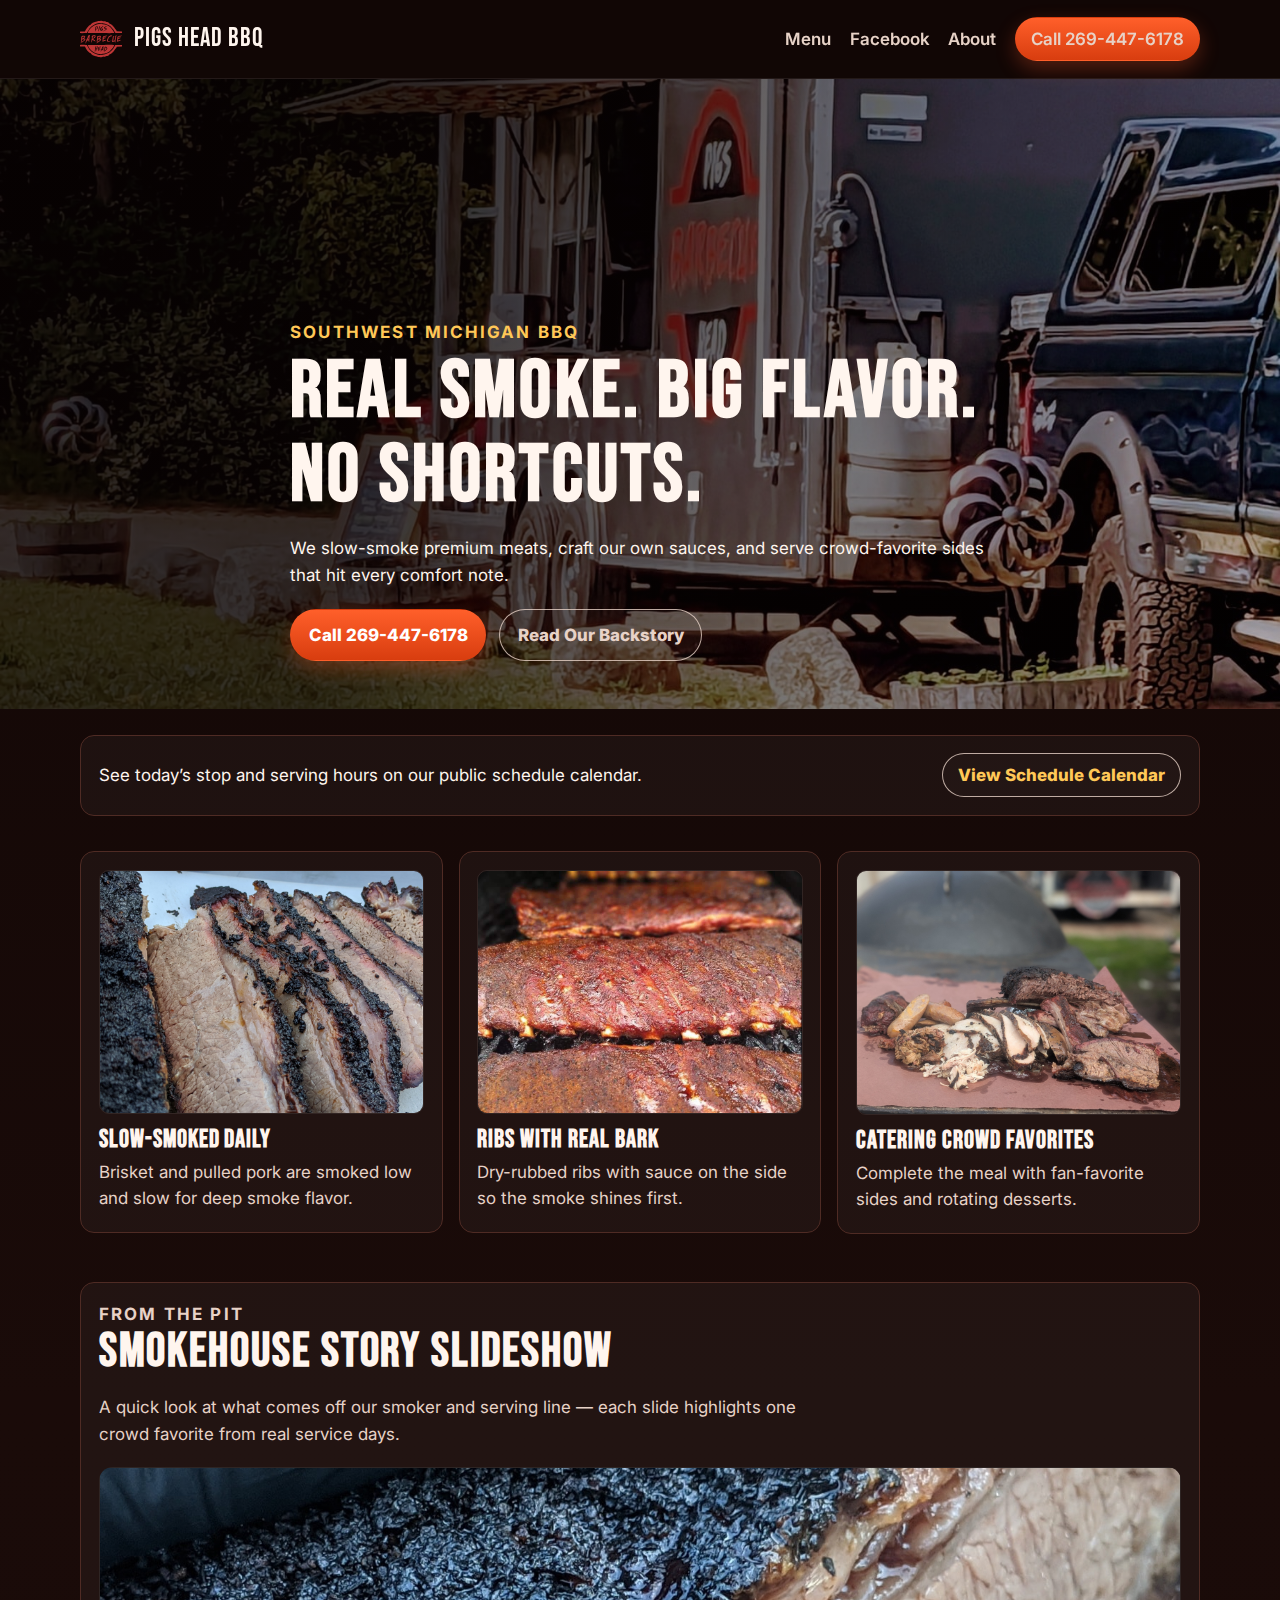
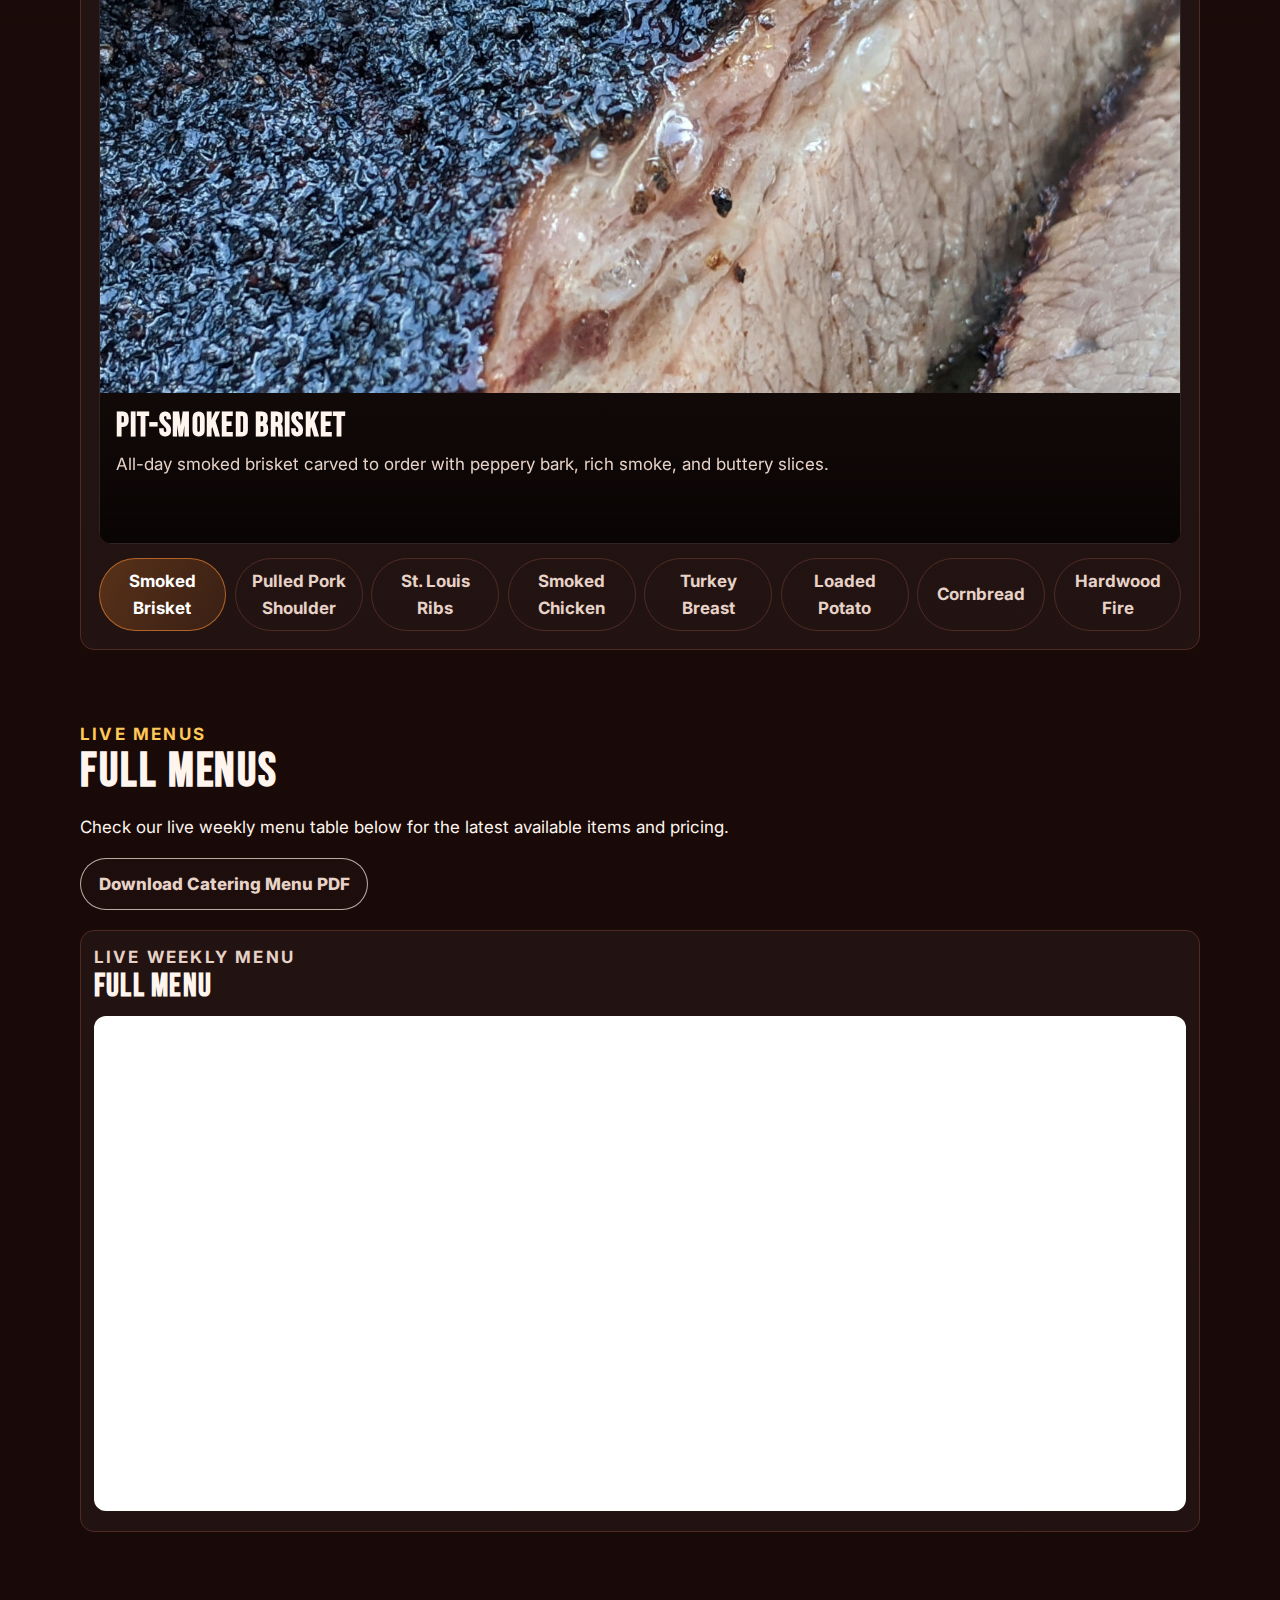
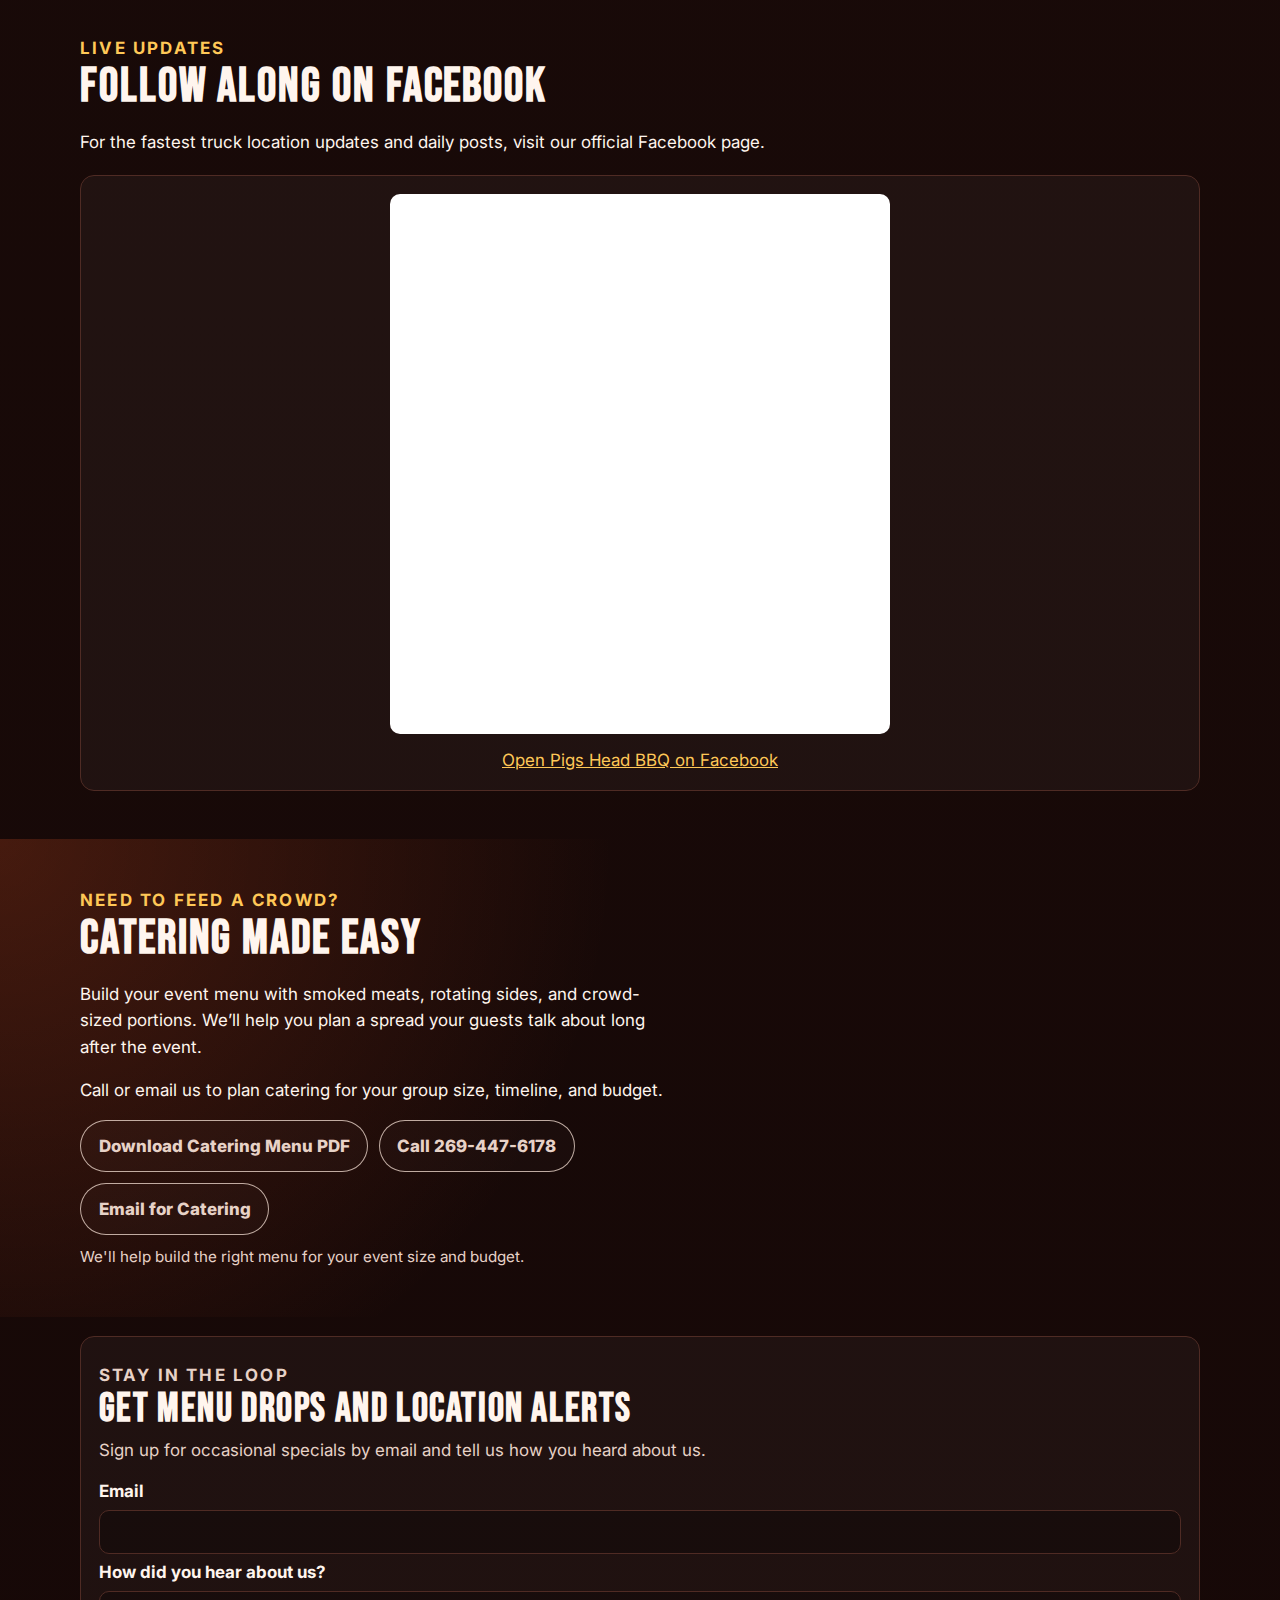
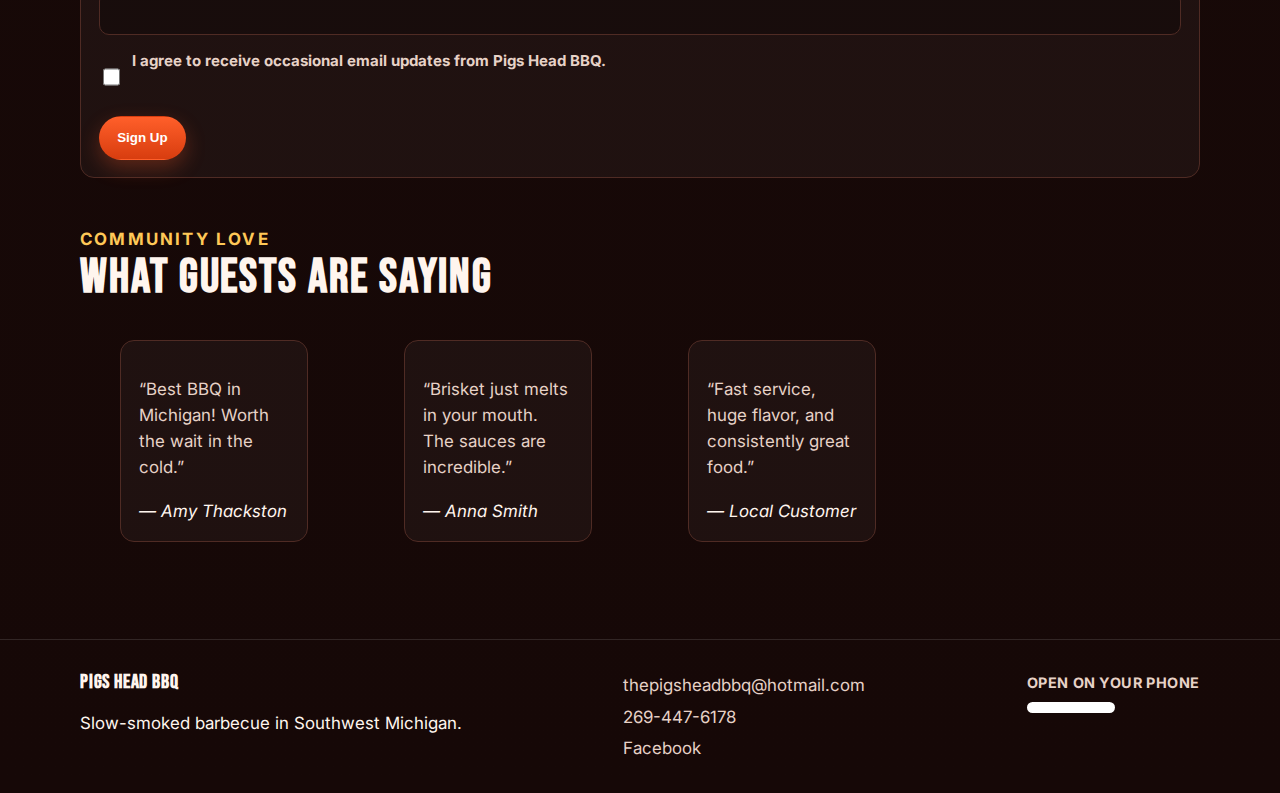
<file: pigsheadbbq/site/pigsheadbbq.com/index.html>
<!doctype html>
<html lang="en">
  <head>
    <meta charset="UTF-8" />
    <meta name="viewport" content="width=device-width, initial-scale=1.0" />
    <title>Pigs Head BBQ | Slow-Smoked in Southwest Michigan</title>
    <meta
      name="description"
      content="A modern, mobile-friendly rebuild of the Pigs Head BBQ website featuring quick actions, highlighted menu favorites, testimonials, and catering details."
    />
    <link rel="preconnect" href="https://fonts.googleapis.com" />
    <link rel="preconnect" href="https://fonts.gstatic.com" crossorigin />
    <link
      href="https://fonts.googleapis.com/css2?family=Bebas+Neue&family=Inter:wght@400;500;700;800&display=swap"
      rel="stylesheet"
    />
    <link rel="apple-touch-icon" sizes="180x180" href="images/favicon_io/apple-touch-icon.png" />
    <link rel="icon" type="image/png" sizes="32x32" href="images/favicon_io/favicon-32x32.png" />
    <link rel="icon" type="image/png" sizes="16x16" href="images/favicon_io/favicon-16x16.png" />
    <link rel="icon" type="image/x-icon" href="images/favicon_io/favicon.ico" />
    <link rel="manifest" href="images/favicon_io/site.webmanifest" />
    <link rel="stylesheet" href="styles/main.css" />
  </head>
  <body>
    <a class="skip-link" href="#main-content">Skip to main content</a>
    <header class="site-header">
      <div class="container nav-wrap">
        <a class="brand" href="index.html" aria-label="Pigs Head BBQ home">
          <img src="svgs/logo.svg" alt="Pigs Head BBQ logo" />
          <span>Pigs Head BBQ</span>
        </a>
        <button class="menu-toggle" type="button" aria-expanded="false" aria-controls="site-nav" aria-haspopup="true">Menu</button>
        <nav id="site-nav" class="site-nav" aria-label="Main navigation">
          <a href="#menu">Menu</a>
          <a href="#facebook">Facebook</a>
          <a href="about.html">About</a>
          <a class="button button-primary button-small" href="tel:+12694476178">Call 269-447-6178</a>
        </nav>
      </div>
    </header>

    <main id="main-content">
      <section class="hero">
        <img src="images/siteimages/foodtruck.jpg" srcset="images/siteimages/foodtruck.jpg 1536w" sizes="100vw" width="1536" height="1024" alt="Pigs Head BBQ food truck at an event" />
        <div class="hero-overlay"></div>
        <div class="container hero-content">
          <p class="kicker">Southwest Michigan BBQ</p>
          <h1>Real Smoke. Big Flavor. No Shortcuts.</h1>
          <p class="measure">
            We slow-smoke premium meats, craft our own sauces, and serve crowd-favorite sides that hit every comfort
            note.
          </p>
          <div class="hero-cta">
            <a class="button button-primary" href="tel:+12694476178">Call 269-447-6178</a>
            <a class="button button-secondary" href="about.html">Read Our Backstory</a>
          </div>
        </div>
      </section>
    
      <section class="quick-info container">
        <article class="quick-info-calendar">
          <p>See today’s stop and serving hours on our public schedule calendar.</p>
          <p class="quick-info-actions">
            <a
              class="button button-small button-secondary"
              href="https://calendar.google.com/calendar/embed?src=5903cf5aa16219a571652250ec7fe52a79fbfb01ffa86b9a57803bb063fc0644%40group.calendar.google.com&ctz=America%2FDetroit"
              target="_blank"
              rel="noopener noreferrer"
              >View Schedule Calendar</a
            >
          </p>
        </article>
      </section>
    
      <section class="signature-strip container">
        <article class="feature-card card">
          <img src="images/siteimages/brisket.jpg" srcset="images/siteimages/brisket.jpg 2048w" sizes="(max-width: 580px) 100vw, (max-width: 860px) 50vw, 33vw" width="2048" height="1365" alt="Smoked brisket sliced and ready to serve" />
          <div>
            <h3>Slow-Smoked Daily</h3>
            <p>Brisket and pulled pork are smoked low and slow for deep smoke flavor.</p>
          </div>
        </article>
        <article class="feature-card card">
          <img src="images/siteimages/ribs.jpg" srcset="images/siteimages/ribs.jpg 640w" sizes="(max-width: 580px) 100vw, (max-width: 860px) 50vw, 33vw" width="640" height="853" alt="Smoked ribs plated for service" />
          <div>
            <h3>Ribs With Real Bark</h3>
            <p>Dry-rubbed ribs with sauce on the side so the smoke shines first.</p>
          </div>
        </article>
        <article class="feature-card card">
          <img src="images/siteimages/allmeats.jpg" srcset="images/siteimages/allmeats.jpg 1152w" sizes="(max-width: 580px) 100vw, (max-width: 860px) 50vw, 33vw" width="1152" height="1536" alt="All meats platter ready for catering events" />
          <div>
            <h3>Catering Crowd Favorites</h3>
            <p>Complete the meal with fan-favorite sides and rotating desserts.</p>
          </div>
        </article>
      </section>
    
      <section id="gallery" class="photo-gallery container">
        <div class="photo-gallery-shell card">
          <div class="section-head photo-gallery-head">
            <p class="kicker">From The Pit</p>
            <h2>Smokehouse Story Slideshow</h2>
            <p class="measure">
              A quick look at what comes off our smoker and serving line — each slide highlights one crowd favorite from real service days.
            </p>
          </div>
    
          <div class="pit-slideshow" aria-label="From The Pit photo slideshow">
            <input type="radio" name="pit-slide" id="pit-slide-1" checked />
            <input type="radio" name="pit-slide" id="pit-slide-2" />
            <input type="radio" name="pit-slide" id="pit-slide-3" />
            <input type="radio" name="pit-slide" id="pit-slide-4" />
            <input type="radio" name="pit-slide" id="pit-slide-5" />
            <input type="radio" name="pit-slide" id="pit-slide-6" />
            <input type="radio" name="pit-slide" id="pit-slide-7" />
            <input type="radio" name="pit-slide" id="pit-slide-8" />
    
            <div class="pit-slides" aria-live="polite">
              <figure class="pit-slide">
                <img src="images/slideshow/juicybrisket.jpg" alt="Fresh-sliced smoked brisket with a deep bark and rosy smoke ring" />
                <figcaption>
                  <h3>Pit-Smoked Brisket</h3>
                  <p>All-day smoked brisket carved to order with peppery bark, rich smoke, and buttery slices.</p>
                </figcaption>
              </figure>
              <figure class="pit-slide">
                <img src="images/slideshow/pulledpork.jpg" alt="Hand-pulled smoked pork shoulder piled high with caramelized bark" />
                <figcaption>
                  <h3>Hand-Pulled Pork Shoulder</h3>
                  <p>Slow-cooked pork shoulder hand-pulled for the perfect blend of tender strands and crispy bark bits.</p>
                </figcaption>
              </figure>
              <figure class="pit-slide">
                <img src="images/slideshow/dryrubribs.jpg" alt="Dry-rubbed smoked ribs resting after a low-and-slow cook" />
                <figcaption>
                  <h3>Dry-Rubbed St. Louis Ribs</h3>
                  <p>Low-and-slow ribs with a bold dry rub, clean smoke flavor, and just the right bite.</p>
                </figcaption>
              </figure>
              <figure class="pit-slide">
                <img src="images/slideshow/smokedchicken.jpg" alt="Smoked chicken with seasoned skin and juicy sliced meat" />
                <figcaption>
                  <h3>Smoked Chicken Platter</h3>
                  <p>Slow-smoked chicken with savory seasoning, juicy slices, and a clean hardwood finish.</p>
                </figcaption>
              </figure>
              <figure class="pit-slide">
                <img src="images/slideshow/smokedturkey.jpg" alt="Smoked turkey breast sliced and arranged for serving" />
                <figcaption>
                  <h3>Smoked Turkey Breast</h3>
                  <p>Lean turkey breast smoked until juicy, then sliced for sandwiches, platters, and family packs.</p>
                </figcaption>
              </figure>
              <figure class="pit-slide">
                <img src="images/slideshow/loadedbakedpotato.jpg" alt="Loaded baked potato topped with smoked meat, melted cheese, and sauce" />
                <figcaption>
                  <h3>Smokehouse Loaded Potato</h3>
                  <p>A fluffy baked potato stacked with smoked meat, melty cheese, and house-favorite toppings.</p>
                </figcaption>
              </figure>
              <figure class="pit-slide">
                <img src="images/slideshow/cornbread.jpg" alt="Golden cornbread cut into thick squares in a serving pan" />
                <figcaption>
                  <h3>Honey-Butter Cornbread</h3>
                  <p>Golden cornbread with a soft crumb and sweet finish that balances every smoky plate.</p>
                </figcaption>
              </figure>
              <figure class="pit-slide">
                <img src="images/slideshow/naturalwood.jpg" alt="Stacked natural hardwood split and ready for the smoker" />
                <figcaption>
                  <h3>Hardwood-Fired Flavor</h3>
                  <p>Every cook starts with natural hardwood, giving each rack, roast, and sandwich signature smoke.</p>
                </figcaption>
              </figure>
            </div>
    
            <div class="pit-slide-picker" role="tablist" aria-label="Select a From The Pit slide">
              <label for="pit-slide-1" role="tab" tabindex="0">Smoked Brisket</label>
              <label for="pit-slide-2" role="tab" tabindex="0">Pulled Pork Shoulder</label>
              <label for="pit-slide-3" role="tab" tabindex="0">St. Louis Ribs</label>
              <label for="pit-slide-4" role="tab" tabindex="0">Smoked Chicken</label>
              <label for="pit-slide-5" role="tab" tabindex="0">Turkey Breast</label>
              <label for="pit-slide-6" role="tab" tabindex="0">Loaded Potato</label>
              <label for="pit-slide-7" role="tab" tabindex="0">Cornbread</label>
              <label for="pit-slide-8" role="tab" tabindex="0">Hardwood Fire</label>
            </div>
          </div>
        </div>
      </section>
    
      <section id="menu" class="menu container">
        <div class="section-head">
          <p class="kicker">Live Menus</p>
          <h2>Full Menus</h2>
          <p>
            Check our live weekly menu table below for the latest available items and pricing.
          </p>
          <p class="menu-links">
            <a
              class="button button-secondary"
              href="pdf/catering_menu_2026.pdf"
              download="catering_menu_2026.pdf"
            >
              Download Catering Menu PDF
            </a>
          </p>
        </div>
    
        <div class="menu-table-grid menu-table-grid-single">
          <article class="menu-widget card" aria-labelledby="menu-widget-title">
            <div class="menu-widget-header">
              <div>
                <p class="kicker">Live Weekly Menu</p>
                <h3 id="menu-widget-title">Full Menu</h3>
              </div>
            </div>
            <iframe
              title="Pigs Head BBQ weekly menu PDF"
              src="https://docs.google.com/spreadsheets/d/e/2PACX-1vS7_WLAMzScz6u5j_l_sUWWinB5ziV8_UZOP4tzi2e9Ook0uuYcU6dfV1qmtA4DYIQ2e3Y7yYwmhzZw/pubhtml?gid=1158668569&single=true&widget=true&headers=false"
              loading="lazy"
              referrerpolicy="no-referrer"
            ></iframe>
          </article>
        </div>
    
        <dialog class="menu-viewer-modal" id="weekly-menu-modal" aria-labelledby="menu-viewer-title">
          <div class="menu-viewer-shell">
            <div class="menu-viewer-head">
              <div>
                <p class="kicker">Fullscreen Viewer</p>
                <h3 id="menu-viewer-title">Weekly Menu</h3>
              </div>
              <div class="menu-viewer-actions">
                <button class="button button-outline button-small" type="button" data-slide-target="menu">Menu</button>
                <button class="button button-outline button-small" type="button" data-menu-widget-close>
                  Close
                </button>
              </div>
            </div>
            <div class="menu-viewer-body">
              <p class="menu-viewer-note">View the full weekly menu in an easier-to-read fullscreen layout.</p>
              <iframe
                class="menu-slide-frame"
                data-slide-frame="menu"
                title="Weekly menu PDF"
                src="https://docs.google.com/spreadsheets/d/e/2PACX-1vS7_WLAMzScz6u5j_l_sUWWinB5ziV8_UZOP4tzi2e9Ook0uuYcU6dfV1qmtA4DYIQ2e3Y7yYwmhzZw/pubhtml?gid=1158668569&single=true&widget=true&headers=false"
                loading="lazy"
                referrerpolicy="no-referrer"
              ></iframe>
            </div>
          </div>
        </dialog>
      </section>
    
      <section id="facebook" class="facebook-feed container">
        <div class="section-head">
          <p class="kicker">Live Updates</p>
          <h2>Follow Along on Facebook</h2>
          <p class="measure">
            For the fastest truck location updates and daily posts, visit our official Facebook page.
          </p>
        </div>
        <div class="facebook-embed card">
          <iframe
            title="Pigs Head BBQ Facebook feed"
            src="https://www.facebook.com/plugins/page.php?href=https%3A%2F%2Fwww.facebook.com%2FTHEPIGSHEADBBQ&tabs=timeline&width=500&height=680&small_header=false&adapt_container_width=true&hide_cover=false&show_facepile=true"
            width="500"
            height="680"
            style="border:none;overflow:hidden"
            scrolling="no"
            frameborder="0"
            allowfullscreen="true"
            allow="autoplay; clipboard-write; encrypted-media; picture-in-picture; web-share"
          ></iframe>
          <p class="facebook-note">
            <a href="https://www.facebook.com/THEPIGSHEADBBQ" target="_blank" rel="noreferrer">Open Pigs Head BBQ on Facebook</a>
          </p>
        </div>
      </section>
    
      <section id="catering" class="catering">
        <div class="container catering-wrap">
          <div>
            <p class="kicker">Need to feed a crowd?</p>
            <h2>Catering Made Easy</h2>
            <p class="measure">
              Build your event menu with smoked meats, rotating sides, and crowd-sized portions. We’ll help you plan a
              spread your guests talk about long after the event.
            </p>
            <p class="measure">
              Call or email us to plan catering for your group size, timeline, and budget.
            </p>
            <p class="menu-links" data-collapsible="true">
              <a class="button button-secondary" href="pdf/catering_menu_2026.pdf" download="catering_menu_2026.pdf">Download Catering Menu PDF</a>
              <button class="button button-outline button-small cta-more" type="button" data-cta-more aria-expanded="false">More options</button>
              <a class="button button-outline cta-overflow" href="tel:+12694476178">Call 269-447-6178</a>
              <a class="button button-outline cta-overflow" href="mailto:thepigsheadbbq@hotmail.com">Email for Catering</a>
            </p>
            <p class="download-help">We'll help build the right menu for your event size and budget.</p>
          </div>
        </div>
      </section>
    
      <section class="container signup-strip" aria-labelledby="signup-title">
        <article class="card signup-card">
          <div>
            <p class="kicker">Stay in the Loop</p>
            <h2 id="signup-title">Get Menu Drops and Location Alerts</h2>
            <p>Sign up for occasional specials by email and tell us how you heard about us.</p>
          </div>
          <form
            class="signup-form"
            data-signup-form
            action="https://docs.google.com/forms/d/e/1FAIpQLSfrMMAH2hor079r4ByBr6LU_xf7kbls7uef6hga-L1AMLFF-w/formResponse"
            method="post"
            target="_blank"
            novalidate
          >
            <div class="signup-grid">
              <label for="signup-email">Email</label>
              <input
                id="signup-email"
                name="email"
                type="email"
                autocomplete="email"
                required
                data-google-entry="entry.873168016"
              />
    
              <label for="signup-hear-about">How did you hear about us?</label>
              <input
                id="signup-hear-about"
                name="how_did_you_hear_about_us"
                type="text"
                autocomplete="off"
                data-google-entry="entry.1104425716"
              />
            </div>
    
            <div class="signup-consent-wrap">
              <input
                id="signup-consent"
                name="consent"
                type="checkbox"
                value="Yes, I consent."
                required
                data-google-entry="entry.1357884707"
              />
              <label for="signup-consent">
                I agree to receive occasional email updates from Pigs Head BBQ.
              </label>
            </div>
    
            <input type="hidden" name="source_page" value="/" data-signup-source />
            <div class="signup-honeypot" aria-hidden="true">
              <label for="signup-website">Leave this field empty</label>
              <input id="signup-website" name="website" type="text" tabindex="-1" autocomplete="off" />
            </div>
    
            <div class="signup-actions">
              <button class="button button-primary" type="submit" data-signup-submit>Sign Up</button>
              <p class="signup-message" data-signup-message role="status" aria-live="polite"></p>
            </div>
          </form>
        </article>
      </section>
    
    
    
      <section id="reviews" class="reviews container">
        <div class="section-head">
          <p class="kicker">Community Love</p>
          <h2>What Guests Are Saying</h2>
        </div>
        <div class="review-grid">
          <blockquote class="card">
            <p>“Best BBQ in Michigan! Worth the wait in the cold.”</p>
            <cite>— Amy Thackston</cite>
          </blockquote>
          <blockquote class="card">
            <p>“Brisket just melts in your mouth. The sauces are incredible.”</p>
            <cite>— Anna Smith</cite>
          </blockquote>
          <blockquote class="card">
            <p>“Fast service, huge flavor, and consistently great food.”</p>
            <cite>— Local Customer</cite>
          </blockquote>
        </div>
      </section>
    </main>

    <footer class="site-footer">
      <div class="container footer-wrap">
        <div>
          <h3>Pigs Head BBQ</h3>
          <p>Slow-smoked barbecue in Southwest Michigan.</p>
        </div>
        <div class="footer-links">
          <a href="mailto:thepigsheadbbq@hotmail.com">thepigsheadbbq@hotmail.com</a>
          <a href="tel:+12694476178">269-447-6178</a>
          <a href="https://www.facebook.com/THEPIGSHEADBBQ" target="_blank" rel="noreferrer">Facebook</a>
        </div>
        <div class="footer-qr">
          <p>Open on your phone</p>
          <a href="https://pigsheadbbq.com" target="_blank" rel="noreferrer">
            <img
              src="https://api.qrserver.com/v1/create-qr-code/?size=220x220&format=svg&data=https://pigsheadbbq.com"
              alt="QR code that opens pigsheadbbq.com"
              loading="lazy"
            />
          </a>
        </div>
      </div>
    </footer>
    <script src="scripts/main.js"></script>
  </body>
</html>
</file>
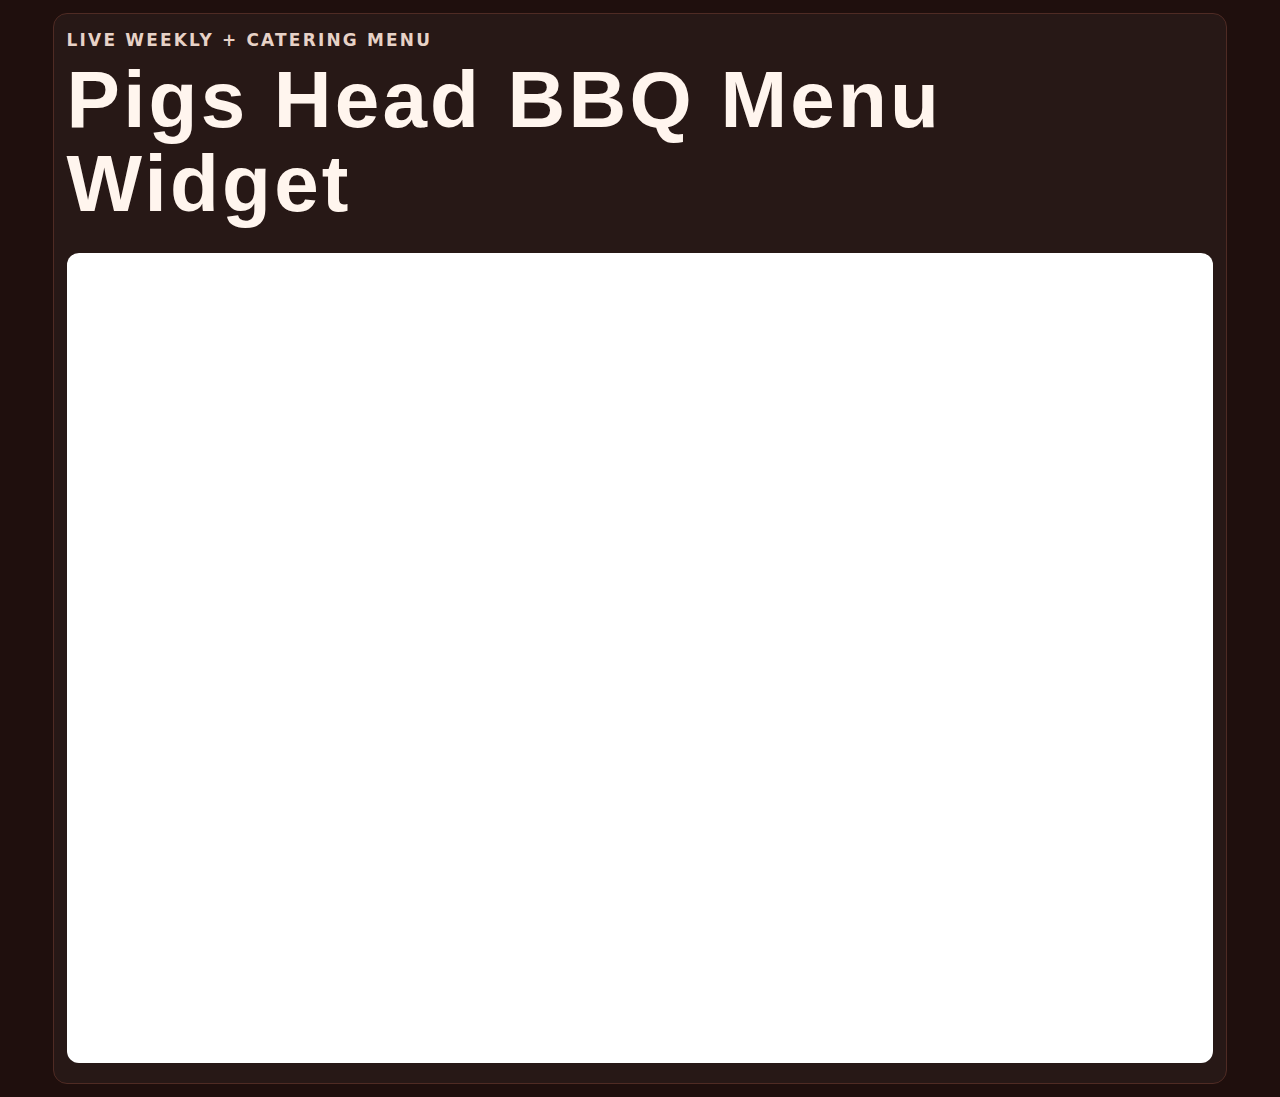
<file: pigsheadbbq/site/pigsheadbbq.com/widget.html>
<!doctype html>
<html lang="en">
  <head>
    <meta charset="UTF-8" />
    <meta name="viewport" content="width=device-width, initial-scale=1.0" />
    <title>Pigs Head BBQ | Live Menu Widget</title>
    <meta
      name="description"
      content="Embeddable live menu widget for Pigs Head BBQ, sourced from a Google Sheet."
    />
    <link rel="stylesheet" href="styles/main.css" />
  </head>
  <body class="widget-page">
    <main id="main-content" class="widget-shell">
      <section class="menu-widget card" aria-labelledby="widget-menu-title">
        <div class="menu-widget-header">
          <div>
            <p class="kicker">Live Weekly + Catering Menu</p>
            <h1 id="widget-menu-title">Pigs Head BBQ Menu Widget</h1>
          </div>
        </div>
        <iframe
          title="Pigs Head BBQ live menu"
          src="https://docs.google.com/spreadsheets/d/e/2PACX-1vS7_WLAMzScz6u5j_l_sUWWinB5ziV8_UZOP4tzi2e9Ook0uuYcU6dfV1qmtA4DYIQ2e3Y7yYwmhzZw/pubhtml?gid=1158668569&single=true&widget=true&headers=false"
          loading="lazy"
          referrerpolicy="no-referrer"
        ></iframe>
      </section>
    </main>
  </body>
</html>
</file>
<file: pigsheadbbq/site/pigsheadbbq.com/styles/main.css>
:root {
  --bg: #120706;
  --panel: #22100e;
  --text: #fff5ee;
  --muted: #e7d2c7;
  --accent: #ff5f2a;
  --accent-2: #ffc857;
  --border: #4f2b24;
  --max: 1120px;
  --space-2: clamp(0.5rem, 0.4rem + 0.4vw, 0.85rem);
  --space-4: clamp(1rem, 0.8rem + 0.8vw, 1.6rem);
  --space-8: clamp(2rem, 1.4rem + 2vw, 4rem);
  --text-body: clamp(0.98rem, 0.92rem + 0.2vw, 1.06rem);
}

html {
  background: #100605;
}

* {
  box-sizing: border-box;
}

body {
  margin: 0;
  font-family: Inter, system-ui, -apple-system, Segoe UI, Roboto, sans-serif;
  line-height: 1.55;
  color: var(--text);
  background: linear-gradient(180deg, #100605, #1a0b09 25%, #160807);
  font-size: var(--text-body);
}

img {
  max-width: 100%;
  display: block;
}


a:focus-visible,
button:focus-visible,
input:focus-visible,
select:focus-visible,
textarea:focus-visible {
  outline: 2px solid var(--accent-2);
  outline-offset: 3px;
}

input,
select,
textarea,
button,
.button,
.button-small,
.menu-toggle {
  min-height: 44px;
}

.skip-link {
  position: fixed;
  left: 0.75rem;
  top: max(0.75rem, env(safe-area-inset-top));
  background: #fff;
  color: #111;
  font-weight: 700;
  border-radius: 999px;
  padding: 0.5rem 0.85rem;
  z-index: 100;
  text-decoration: none;
  transform: translateY(calc(-100% - 1rem));
  opacity: 0;
  pointer-events: none;
}

.skip-link:focus,
.skip-link:focus-visible,
.skip-link:active {
  transform: translateY(0);
  opacity: 1;
  pointer-events: auto;
}

.container {
  width: min(var(--max), 92vw);
  margin-inline: auto;
}

.site-header {
  position: sticky;
  top: 0;
  z-index: 50;
  backdrop-filter: blur(8px);
  background: rgba(18, 7, 6, 0.86);
  border-bottom: 1px solid rgba(255, 255, 255, 0.08);
}

.nav-wrap {
  display: flex;
  align-items: center;
  justify-content: space-between;
  min-height: 78px;
  gap: 1rem;
}

.brand {
  display: flex;
  align-items: center;
  gap: 0.75rem;
  color: var(--text);
  text-decoration: none;
  font-family: "Bebas Neue", sans-serif;
  letter-spacing: 0.04em;
  font-size: 1.6rem;
}

.brand img {
  width: 42px;
  height: 42px;
}

.site-nav {
  display: flex;
  align-items: center;
  gap: 1.15rem;
}

.site-nav a {
  color: var(--muted);
  text-decoration: none;
  font-weight: 600;
}

.site-nav a:hover {
  color: #fff;
}

.site-nav a[aria-current="page"] {
  color: #fff;
  text-decoration: underline;
  text-underline-offset: 0.3em;
}

.menu-toggle {
  display: none;
}

.hero {
  position: relative;
  min-height: min(760px, 70vh);
  min-height: min(760px, 70svh);
  min-height: min(760px, 70dvh);
  display: grid;
  align-items: end;
}

.hero > img,
.hero-overlay {
  position: absolute;
  inset: 0;
  width: 100%;
  height: 100%;
}

.hero > img {
  object-fit: cover;
}

.hero-overlay {
  background: linear-gradient(100deg, rgba(8, 2, 2, 0.82) 30%, rgba(8, 2, 2, 0.25));
}

.hero-content {
  position: relative;
  padding: var(--space-8) 0;
  max-width: 700px;
}

h1,
h2,
h3 {
  margin: 0;
  font-family: "Bebas Neue", sans-serif;
  letter-spacing: 0.04em;
  line-height: 1.05;
}

h1 {
  font-size: clamp(2.4rem, 8vw, 5rem);
  margin: 0.35rem 0 0.85rem;
}

h2 {
  font-size: clamp(1.9rem, 4vw, 3rem);
}

.kicker {
  color: var(--accent-2);
  text-transform: uppercase;
  letter-spacing: 0.13em;
  font-weight: 700;
  margin: 0;
}

.hero-cta,
.about-actions {
  margin-top: 1.3rem;
  display: flex;
  flex-wrap: wrap;
  gap: 0.8rem;
}

.button {
  display: inline-block;
  border: 1px solid transparent;
  padding: 0.75rem 1.1rem;
  border-radius: 999px;
  text-decoration: none;
  font-weight: 800;
  transition: transform 0.15s ease, box-shadow 0.15s ease, background 0.15s ease, color 0.15s ease;
}

.button:hover {
  transform: translateY(-1px);
}

.button-primary {
  background: linear-gradient(180deg, var(--accent), #d83d0f);
  color: #fff;
  box-shadow: 0 8px 20px rgba(255, 95, 42, 0.28);
}

.button-primary:hover {
  box-shadow: 0 10px 24px rgba(255, 95, 42, 0.38);
}

.button-small {
  padding: 0.5rem 0.95rem;
}

.button-secondary,
.button-outline {
  background: rgba(255, 255, 255, 0.02);
  border-color: rgba(231, 210, 199, 0.8);
  color: var(--muted);
  box-shadow: none;
}

.button-secondary:hover,
.button-outline:hover {
  background: rgba(255, 255, 255, 0.08);
  color: #fff;
}



.signature-strip {
  margin-top: 2.2rem;
  display: grid;
  grid-template-columns: repeat(3, minmax(0, 1fr));
  gap: 1rem;
  align-items: start;
}

.feature-card {
  margin: 0;
  padding: 0.55rem;
}

.feature-card img {
  width: 100%;
  height: auto;
  border-radius: 10px;
  border: 1px solid rgba(255, 255, 255, 0.08);
}

.feature-card h3 {
  margin-top: 0.8rem;
  font-size: 1.55rem;
}

.feature-card p {
  margin: 0.35rem 0 0.2rem;
}

.photo-gallery {
  padding: var(--space-8) 0 var(--space-4);
}

.photo-gallery-shell {
  margin: 0;
  padding: clamp(1rem, 2.4vw, 1.6rem);
  background:
    radial-gradient(110% 140% at 0% 0%, rgba(202, 112, 42, 0.2), transparent 60%),
    linear-gradient(160deg, rgba(30, 10, 9, 0.96), rgba(16, 6, 6, 0.97));
}

.photo-gallery-head {
  margin-bottom: 1rem;
}

.pit-slideshow {
  display: grid;
  gap: 0.9rem;
}

.pit-slideshow input[type="radio"] {
  position: absolute;
  opacity: 0;
  pointer-events: none;
}

.pit-slides {
  position: relative;
  width: 100%;
  max-width: 100%;
  min-height: clamp(420px, 58vw, 560px);
  aspect-ratio: 16 / 10;
  border-radius: 14px;
  overflow: hidden;
}

.pit-slide {
  margin: 0;
  box-sizing: border-box;
  position: absolute;
  inset: 0;
  display: grid;
  grid-template-rows: minmax(0, 1fr) auto;
  border: 1px solid rgba(255, 255, 255, 0.1);
  background: rgba(0, 0, 0, 0.35);
  opacity: 0;
  visibility: hidden;
  pointer-events: none;
  z-index: 0;
  transition: opacity 0.45s ease-in-out;
  will-change: opacity;
}

.pit-slide img {
  width: 100%;
  height: 100%;
  min-height: 280px;
  object-fit: cover;
}


.pit-slide figcaption {
  padding: 1rem;
  min-height: 150px;
  background: linear-gradient(180deg, rgba(9, 4, 4, 0.35), rgba(9, 4, 4, 0.92));
}

.pit-slide h3 {
  margin: 0;
  font-size: clamp(1.65rem, 2.6vw, 2.35rem);
}

.pit-slide p {
  margin: 0.45rem 0 0;
  color: var(--muted);
  max-width: 68ch;
}

#pit-slide-1:checked ~ .pit-slides .pit-slide:nth-child(1),
#pit-slide-2:checked ~ .pit-slides .pit-slide:nth-child(2),
#pit-slide-3:checked ~ .pit-slides .pit-slide:nth-child(3),
#pit-slide-4:checked ~ .pit-slides .pit-slide:nth-child(4),
#pit-slide-5:checked ~ .pit-slides .pit-slide:nth-child(5),
#pit-slide-6:checked ~ .pit-slides .pit-slide:nth-child(6),
#pit-slide-7:checked ~ .pit-slides .pit-slide:nth-child(7),
#pit-slide-8:checked ~ .pit-slides .pit-slide:nth-child(8) {
  opacity: 1;
  visibility: visible;
  pointer-events: auto;
  z-index: 1;
}

.pit-slide-picker {
  display: grid;
  grid-template-columns: repeat(auto-fit, minmax(120px, 1fr));
  gap: 0.55rem;
}

.pit-slide-picker label {
  display: inline-flex;
  justify-content: center;
  align-items: center;
  text-align: center;
  border-radius: 999px;
  border: 1px solid var(--border);
  padding: 0.58rem 0.7rem;
  cursor: pointer;
  font-weight: 700;
  color: var(--muted);
  transition: border-color 0.2s ease, color 0.2s ease, background 0.2s ease;
}

.pit-slide-picker label:hover,
.pit-slide-picker label:focus-visible {
  color: #fff;
  border-color: rgba(231, 210, 199, 0.95);
  background: rgba(255, 255, 255, 0.09);
}

@media (prefers-reduced-motion: reduce) {
  .pit-slide {
    transition: none;
  }
}

#pit-slide-1:checked ~ .pit-slide-picker label[for="pit-slide-1"],
#pit-slide-2:checked ~ .pit-slide-picker label[for="pit-slide-2"],
#pit-slide-3:checked ~ .pit-slide-picker label[for="pit-slide-3"],
#pit-slide-4:checked ~ .pit-slide-picker label[for="pit-slide-4"],
#pit-slide-5:checked ~ .pit-slide-picker label[for="pit-slide-5"],
#pit-slide-6:checked ~ .pit-slide-picker label[for="pit-slide-6"],
#pit-slide-7:checked ~ .pit-slide-picker label[for="pit-slide-7"],
#pit-slide-8:checked ~ .pit-slide-picker label[for="pit-slide-8"] {
  background: linear-gradient(120deg, rgba(202, 112, 42, 0.32), rgba(202, 112, 42, 0.14));
  border-color: rgba(202, 112, 42, 0.82);
  color: #fff;
}

.quick-info {
  margin-top: 1.6rem;
  display: grid;
  gap: 1rem;
  grid-template-columns: minmax(0, 1fr);
}

.quick-info-calendar {
  display: flex;
  flex-wrap: wrap;
  align-items: center;
  justify-content: space-between;
  gap: 0.9rem 1.1rem;
}

.quick-info-calendar p {
  margin: 0;
}

.quick-info-calendar .quick-info-actions {
  margin: 0;
}

.signup-strip {
  margin-top: 1.2rem;
}

.signup-card {
  display: grid;
  gap: 0.9rem;
}

.signup-card h2 {
  font-size: clamp(1.7rem, 3.5vw, 2.5rem);
}

.signup-card > div > p {
  margin: 0.45rem 0 0;
  color: var(--muted);
}

.signup-form {
  display: grid;
  gap: 0.85rem;
}

.signup-grid {
  display: grid;
  grid-template-columns: 1fr;
  gap: 0.35rem;
}

.signup-grid label,
.signup-consent-wrap label {
  font-weight: 700;
}

.signup-grid input {
  width: 100%;
  border: 1px solid var(--border);
  border-radius: 10px;
  background: rgba(0, 0, 0, 0.25);
  color: var(--text);
  padding: 0.68rem 0.72rem;
}

.signup-consent-wrap {
  display: flex;
  align-items: flex-start;
  gap: 0.55rem;
}

.signup-consent-wrap input {
  margin-top: 0.4rem;
  width: 1.1rem;
  height: 1.1rem;
}

.signup-consent-wrap label {
  color: var(--muted);
  font-size: 0.94rem;
}

.signup-honeypot {
  position: absolute;
  width: 1px;
  height: 1px;
  margin: -1px;
  padding: 0;
  border: 0;
  clip: rect(0 0 0 0);
  clip-path: inset(50%);
  overflow: hidden;
  white-space: nowrap;
}

.signup-actions {
  display: flex;
  flex-wrap: wrap;
  align-items: center;
  gap: 0.8rem;
}

.signup-message {
  margin: 0;
  color: var(--muted);
  min-height: 1.4rem;
}

.signup-message[data-state="success"] {
  color: #8df7b2;
}

.signup-message[data-state="error"] {
  color: #ffb3b3;
}

.signup-form[data-busy="true"] [data-signup-submit] {
  opacity: 0.68;
  cursor: progress;
}

.quick-info article,
.card {
  background: rgba(255, 255, 255, 0.04);
  border: 1px solid var(--border);
  border-radius: 14px;
  padding: 1.1rem;
}

.menu,
.reviews,
.about-page {
  padding: var(--space-8) 0;
}

.section-head {
  margin-bottom: 1.25rem;
}


.menu-links {
  margin: 0.8rem 0 0;
  display: flex;
  flex-wrap: wrap;
  gap: 0.65rem;
}

.download-help {
  color: var(--muted);
  margin: 0.65rem 0 0;
  font-size: 0.95rem;
}

.menu-grid,
.review-grid {
  display: grid;
  grid-template-columns: repeat(4, minmax(0, 1fr));
  gap: 1rem;
}

.menu-widget {
  margin-bottom: 1rem;
  padding: 0.8rem;
}

.menu-table-grid {
  display: grid;
  grid-template-columns: repeat(2, minmax(0, 1fr));
  gap: 1rem;
  margin-bottom: 1rem;
}

.menu-table-grid-single {
  grid-template-columns: minmax(0, 1fr);
}

.menu-table-grid-single .menu-widget {
  grid-column: 1 / -1;
  width: 100%;
}

.menu-widget-header {
  display: flex;
  flex-wrap: wrap;
  justify-content: space-between;
  gap: 0.8rem;
  margin-bottom: 0.8rem;
  align-items: center;
}

.menu-widget h3 {
  font-size: clamp(1.4rem, 3vw, 2rem);
}

.menu-widget iframe {
  width: 100%;
  min-height: clamp(300px, 55svh, 780px);
  min-height: clamp(300px, 55dvh, 780px);
  border: 0;
  border-radius: 12px;
  background: #fff;
}

.menu-viewer-modal {
  width: min(1100px, 94vw);
  min-height: min(86vh, 760px);
  border: 1px solid var(--border);
  border-radius: 16px;
  padding: 0;
  background: #1d0d0c;
  color: var(--text);
}

.menu-viewer-modal::backdrop {
  background: rgba(0, 0, 0, 0.75);
  backdrop-filter: blur(3px);
}

.menu-viewer-shell {
  height: 100%;
  min-height: inherit;
  display: grid;
  grid-template-rows: auto 1fr;
}

.menu-viewer-head {
  display: flex;
  align-items: flex-start;
  justify-content: space-between;
  gap: 0.8rem;
  padding: 0.8rem 1rem;
  border-bottom: 1px solid var(--border);
}

.menu-viewer-actions {
  display: flex;
  flex-wrap: wrap;
  gap: 0.5rem;
}

.menu-viewer-body {
  padding: 1rem;
  overflow: auto;
  display: grid;
  gap: 0.85rem;
}

.menu-viewer-note {
  margin: 0;
  color: var(--muted);
}

.menu-slide-frame {
  width: 100%;
  min-height: clamp(300px, 68svh, 660px);
  min-height: clamp(300px, 68dvh, 660px);
  border: 0;
  border-radius: 10px;
  background: #fff;
}

.card p {
  color: var(--muted);
}

.quick-info a {
  color: var(--accent-2);
}

.quick-info-actions {
  margin: 0.85rem 0 0;
}

.catering {
  padding: var(--space-8) 0;
  background: radial-gradient(circle at top left, rgba(255, 95, 42, 0.2), transparent 45%);
}

.catering-wrap {
  display: grid;
  grid-template-columns: 1.2fr 1fr;
  gap: 1.2rem;
  align-items: center;
}

.catering img {
  border-radius: 14px;
  border: 1px solid var(--border);
}

.site-footer {
  border-top: 1px solid rgba(255, 255, 255, 0.12);
  margin-top: 2rem;
}

.footer-wrap {
  padding: 2rem 0;
  display: flex;
  flex-wrap: wrap;
  gap: 1rem 2rem;
  justify-content: space-between;
}

.footer-links {
  display: grid;
  gap: 0.3rem;
}

.footer-links a {
  color: var(--muted);
  text-decoration: none;
}

.footer-qr {
  text-align: center;
}

.footer-qr p {
  margin: 0 0 0.45rem;
  color: var(--muted);
  font-size: 0.9rem;
  font-weight: 700;
  text-transform: uppercase;
  letter-spacing: 0.04em;
}

.footer-qr img {
  width: 88px;
  height: auto;
  border-radius: 8px;
  background: #fff;
  padding: 0.35rem;
}

.about-page {
  min-height: calc(100vh - 190px);
}

.widget-page {
  background: #1f0f0d;
}

.widget-shell {
  max-width: 1200px;
  margin: 0 auto;
  padding: 0.8rem;
}

.widget-shell .menu-widget {
  margin: 0;
}

.widget-shell .menu-widget iframe {
  min-height: 90vh;
}



.about-story {
  max-width: 860px;
}

.about-story p {
  color: var(--muted);
}

.measure {
  max-width: 65ch;
}

.about-story .basic-image {
  border-radius: 14px;
  border: 1px solid var(--border);
}

.about-story .outro {
  color: var(--accent-2);
  font-weight: 800;
}

.facebook-feed {
  padding: var(--space-4) 0 var(--space-8);
}

.facebook-feed .section-head p {
  max-width: 72ch;
}

.facebook-embed {
  display: grid;
  justify-items: center;
  gap: 0.8rem;
}

.facebook-embed iframe {
  width: min(100%, 500px);
  height: clamp(360px, 60svh, 680px);
  height: clamp(360px, 60dvh, 680px);
  border-radius: 10px;
  background: #fff;
}

.cta-more {
  display: none;
}

.facebook-note {
  margin: 0;
  text-align: center;
}

.facebook-note a {
  color: var(--accent-2);
}

@media (max-width: 860px) {
  .menu-grid,
  .review-grid,
  .signature-strip,
  .menu-table-grid {
    grid-template-columns: repeat(2, minmax(0, 1fr));
  }

  .pit-slides {
    aspect-ratio: 4 / 3;
    min-height: clamp(420px, 92vw, 620px);
  }

  .pit-slide-picker {
    grid-template-columns: repeat(3, minmax(0, 1fr));
  }

  .catering-wrap,
  .quick-info {
    grid-template-columns: 1fr;
  }

  .menu-toggle {
    display: inline-flex;
    align-items: center;
    justify-content: center;
    border: 1px solid var(--border);
    background: transparent;
    color: var(--text);
    border-radius: 999px;
    padding: 0.55rem 0.85rem;
  }

  .site-nav {
    position: absolute;
    right: 4vw;
    top: 72px;
    width: min(320px, 92vw);
    background: #2b1512;
    border: 1px solid var(--border);
    border-radius: 12px;
    padding: 0.85rem;
    display: none;
    flex-direction: column;
    align-items: flex-start;
  }

  .site-nav.open {
    display: flex;
  }

  .menu-widget iframe {
    min-height: clamp(280px, 50svh, 460px);
    min-height: clamp(280px, 50dvh, 460px);
  }

  .menu-slide-frame {
    min-height: clamp(300px, 56svh, 520px);
    min-height: clamp(300px, 56dvh, 520px);
  }
}

@media (max-width: 620px) {
  .menu-links[data-collapsible="true"] .cta-more {
    display: inline-block;
  }

  .menu-links[data-collapsible="true"] .cta-overflow {
    display: none;
  }

  .menu-links[data-collapsible="true"].is-expanded .cta-overflow {
    display: inline-block;
  }
}

@media (max-width: 580px) {
  .menu-grid,
  .review-grid,
  .signature-strip,
  .menu-table-grid {
    grid-template-columns: 1fr;
  }

  .pit-slides {
    aspect-ratio: 4 / 5;
    min-height: clamp(460px, 132vw, 700px);
  }

  .pit-slide img {
    min-height: 0;
    object-position: center center;
  }

  .pit-slide figcaption {
    min-height: 128px;
  }

  .pit-slide-picker {
    grid-template-columns: repeat(2, minmax(0, 1fr));
  }
}
</file>
